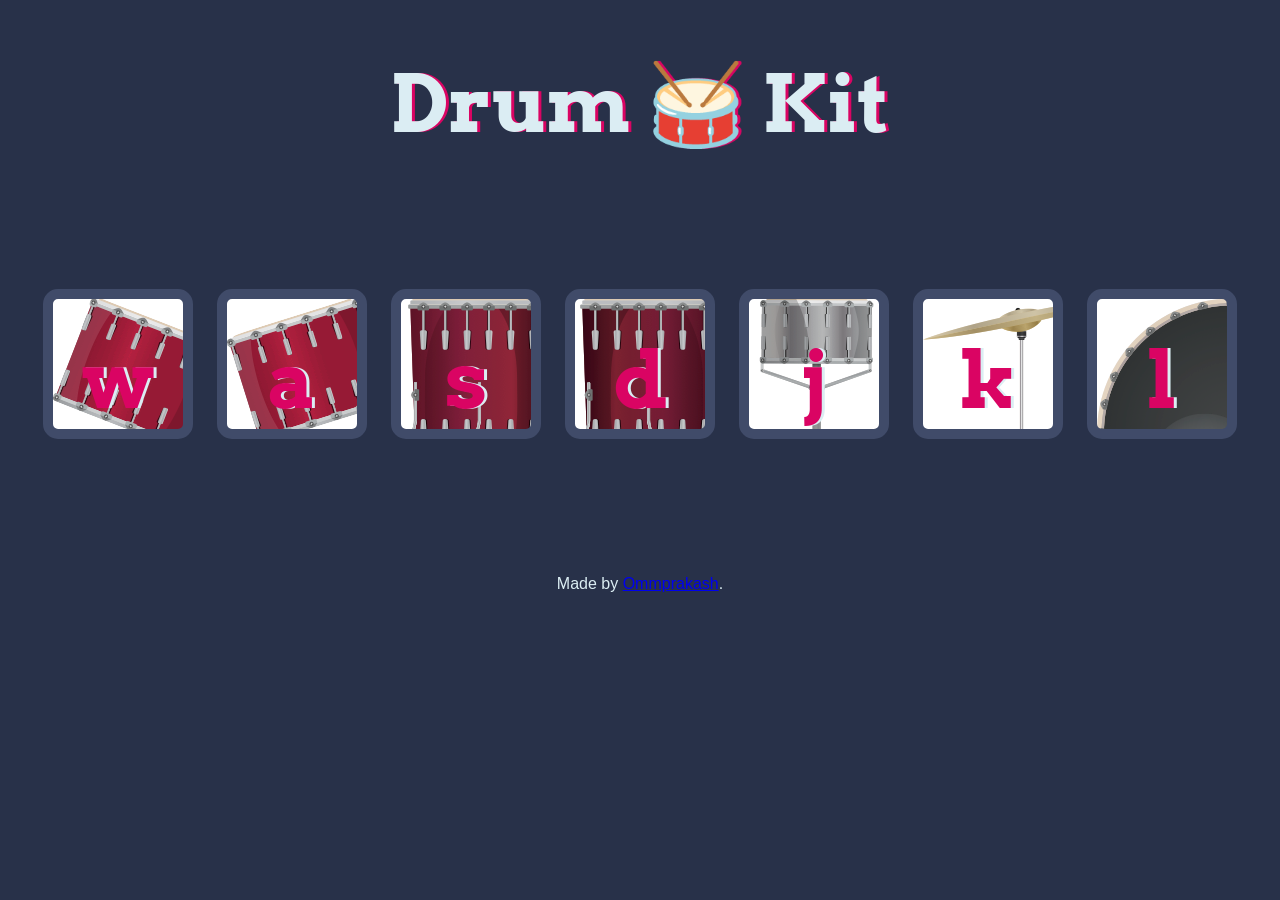
<file: Dump/Drum Kit Starting Files/index.html>
<!DOCTYPE html>
<html lang="en" dir="ltr">

<head>
  <meta charset="utf-8">
  <title>Drum Kit</title>
  <link rel="stylesheet" href="styles.css">
  <link href="https://fonts.googleapis.com/css?family=Arvo" rel="stylesheet">
</head>

<body>

  <h1 id="title">Drum 🥁 Kit</h1>
  <div class="set">
    <button class="w drum">w</button>
    <button class="a drum">a</button>
    <button class="s drum">s</button>
    <button class="d drum">d</button>
    <button class="j drum">j</button>
    <button class="k drum">k</button>
    <button class="l drum">l</button>
  </div>

  <script src="index.js" charset="utf-8"></script>
</body>
<footer>
  Made by <a href="https://www.linkedin.com/in/ommprakashsardarsingh/" >Ommprakash</a>.
</footer>

</html>
</file>
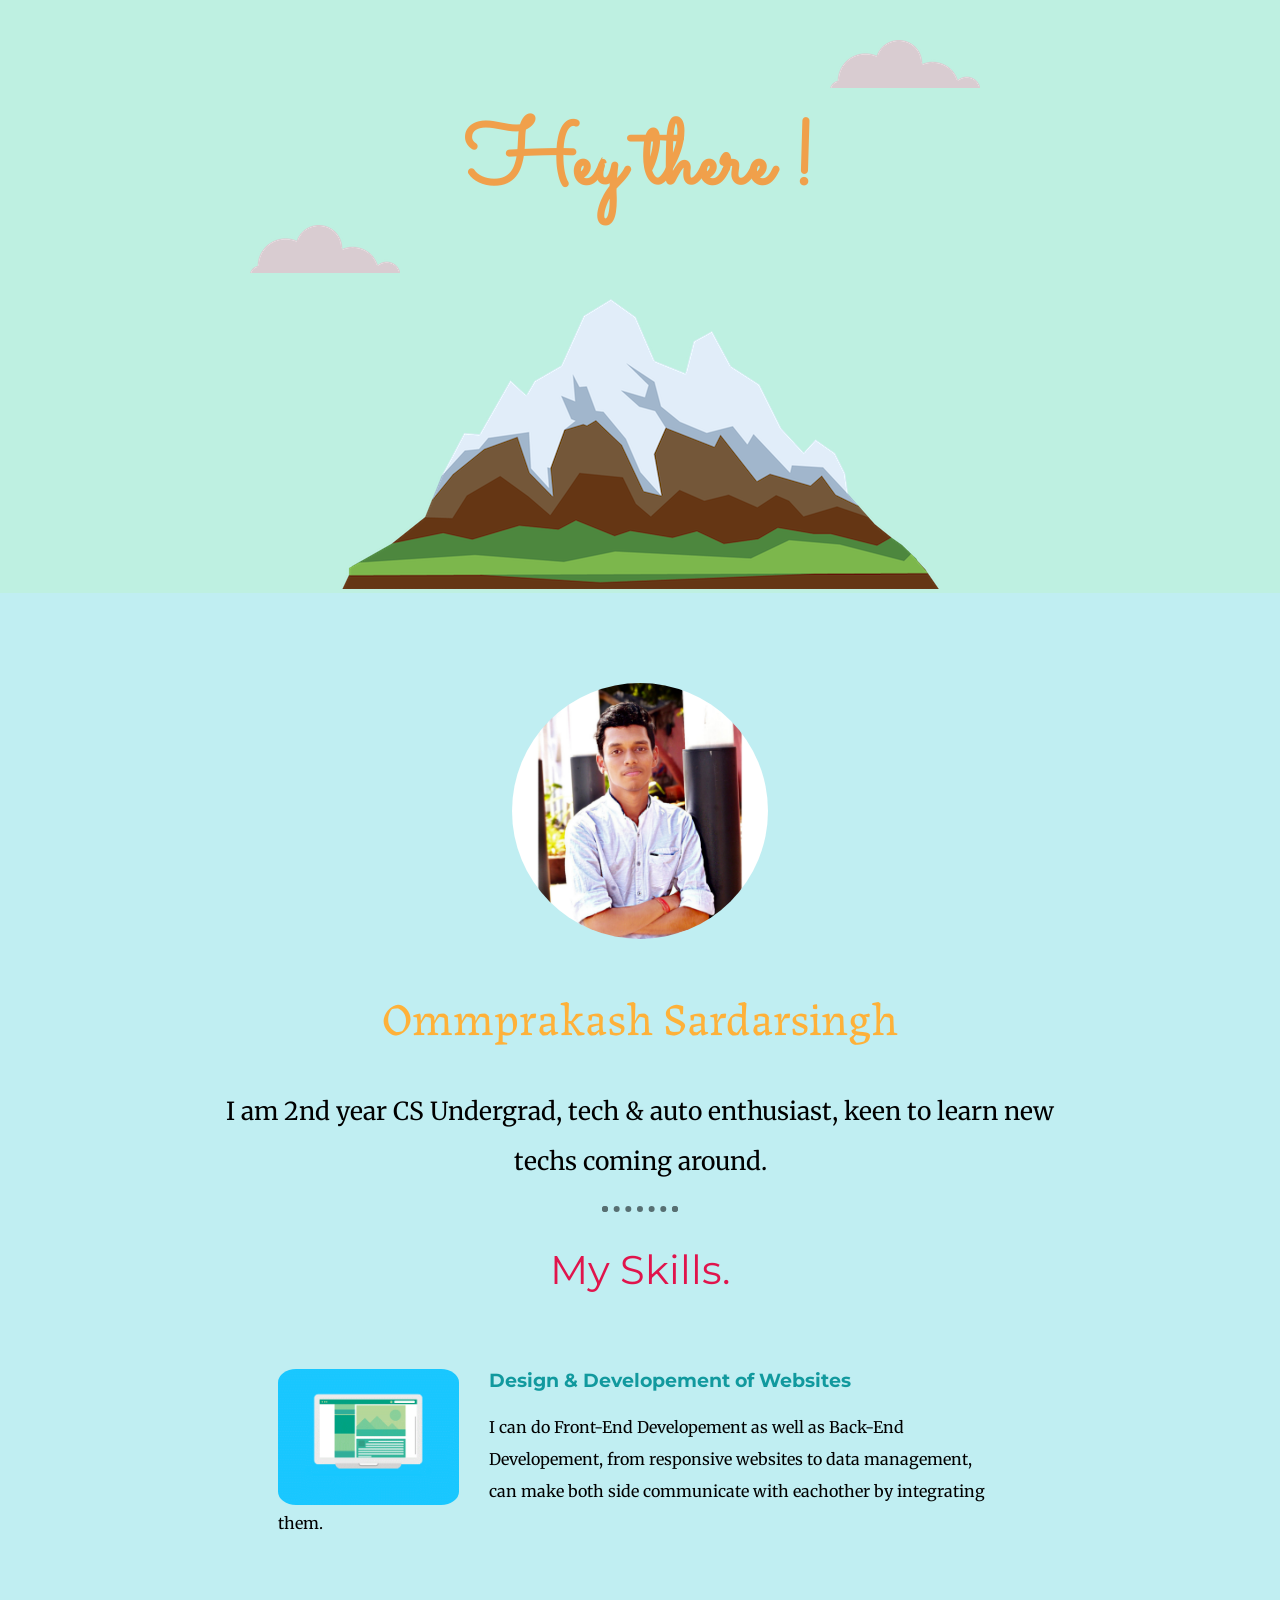
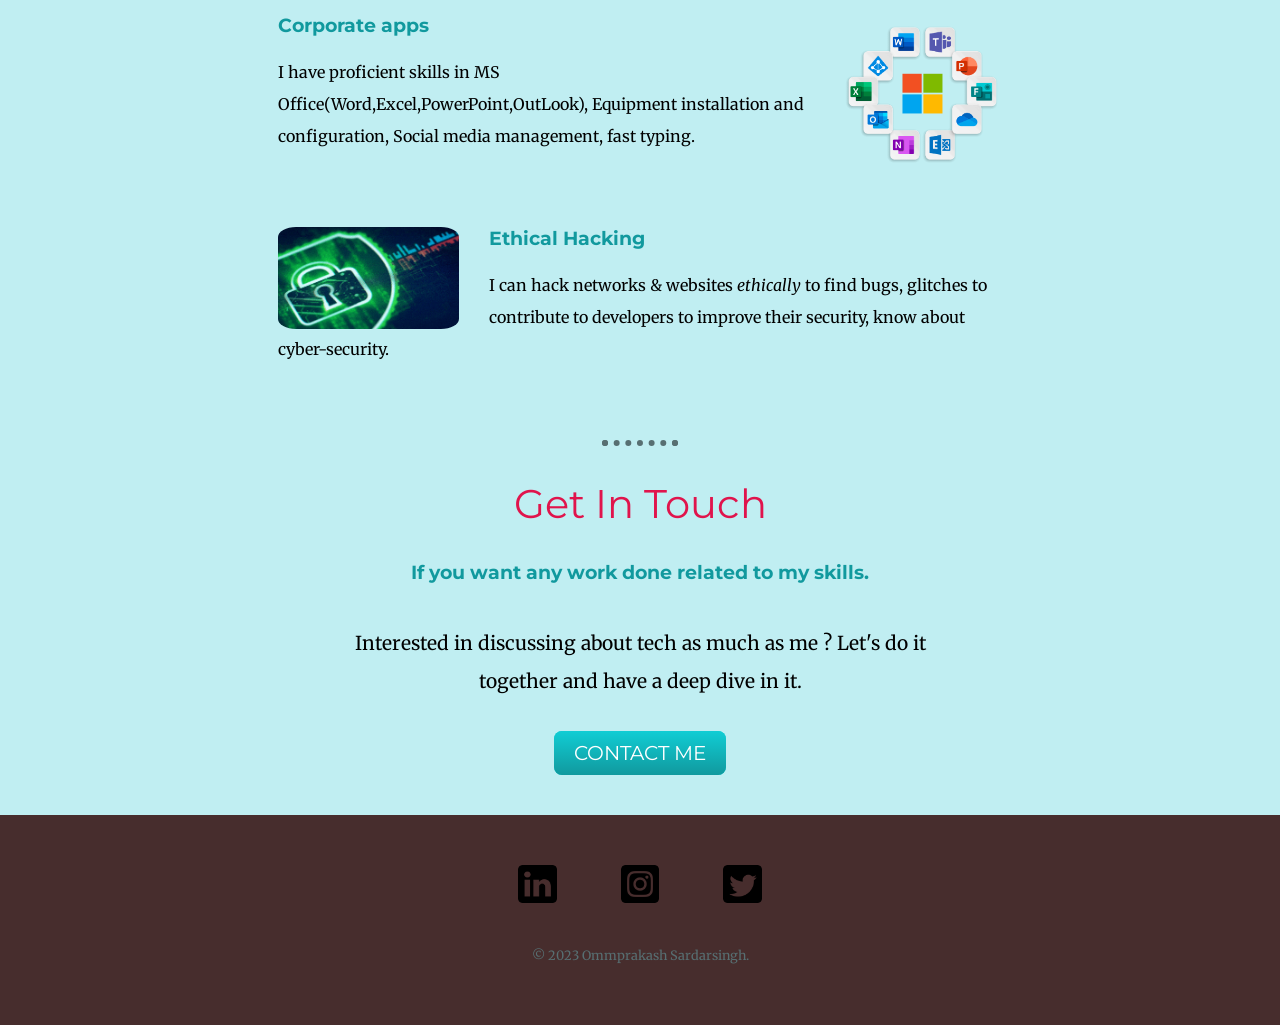
<file: Dump/portfolio-3.0-main/index.html>
<!DOCTYPE html>
<html lang="en">
<head>
    <meta charset="UTF-8">
    <title>Ommprakash</title>
    <link rel="icon" href="images/favicon.ico">
    <link rel="stylesheet" href="css\styles.css">
    <link rel="preconnect" href="https://fonts.googleapis.com">
    <link rel="preconnect" href="https://fonts.gstatic.com" crossorigin>
    <link href="https://fonts.googleapis.com/css2?family=Labrada&family=Merriweather&family=Montserrat&family=Sacramento&display=swap" rel="stylesheet">
</head>
<body>
    <div class="top-container">
        <img class="top-cloud" src="images/cloud.png" alt="cloud">
        <h1>Hey there !</h1>
        <!-- <h2>A <span class = "custom">pro</span>grammer.</h2> -->
        <img class="bottom-cloud" src="images/cloud.png" alt="cloud">
        <img class="mountain"  src="images/mountain.png" alt="mountain">
    </div>

    <div class="middle-container">
        <div class="profile">
          <img class = "profile-pic" src="images/profile-pic.png" alt="profile pic">
          <h2 class="name">Ommprakash Sardarsingh</h2>
          <p class="intro">I am 2nd year CS Undergrad, tech & auto enthusiast, keen to learn new techs coming around.</p>
        </div>
        <hr>
        <div class="skills">
          <h2>My Skills.</h2>
          <div class="skill-row">
            <img class="skill-1" src="images\skill1.gif" alt="">
            <h3>Design & Developement of Websites</h3>
            <p>I can do Front-End Developement as well as Back-End Developement, from responsive websites to data management, can make both side communicate with eachother by integrating them.</p>
          </div>
          <div class="skill-row">
            <img class="skill-2" src="images/skill2.jpg" alt="">
            <h3>Corporate apps</h3>
            <p>I have proficient skills in MS Office(Word,Excel,PowerPoint,OutLook), Equipment installation and configuration, Social media management, fast typing.</p>
          </div>
          <div class="skill-row">
              <img class="skill-3" src="images/skill3.gif" alt="">
              <h3>Ethical Hacking</h3>
              <p>I can hack networks & websites <em>ethically</em> to find bugs, glitches to contribute to developers to improve their security, know about cyber-security.</p>
            </div>
        </div>
        <hr>
        <div class="contact-me">
          <h2>Get In Touch</h2>
          <h3>If you want any work done related to my skills.</h3>
          <p class="contact-message">Interested in discussing about tech as much as me ? Let's do it together and have a deep dive in it.</p>
          <a class="btn" href="mailto:ommprakash.prsnl@gmail.com" target="_blank">CONTACT ME</a>
        </div>
      </div>
      
      <div class="bottom-container">
        <a class="footer-link" href="https://www.linkedin.com/in/ommprakashsardarsingh" target="_blank"><img class="fm" src="images/In.png" alt=""></a>
        <a class="footer-link" href="https://www.instagram.com/hypnotic_dude" target="_blank"><img class="fm" src="images/Ig.png" alt=""></a>
        <a class="footer-link" href="https://twitter.com/hypnotic_dude_" target="_blank"><img class="fm" src="images/Tw.png" alt=""></a>
        <!-- <a class="footer-link" href="https://www.appbrewery.co/">Website</a> -->
        <p class="copyright">© 2023 Ommprakash Sardarsingh.</p>
      </div>

    </div>
</body>
</html>
</file>
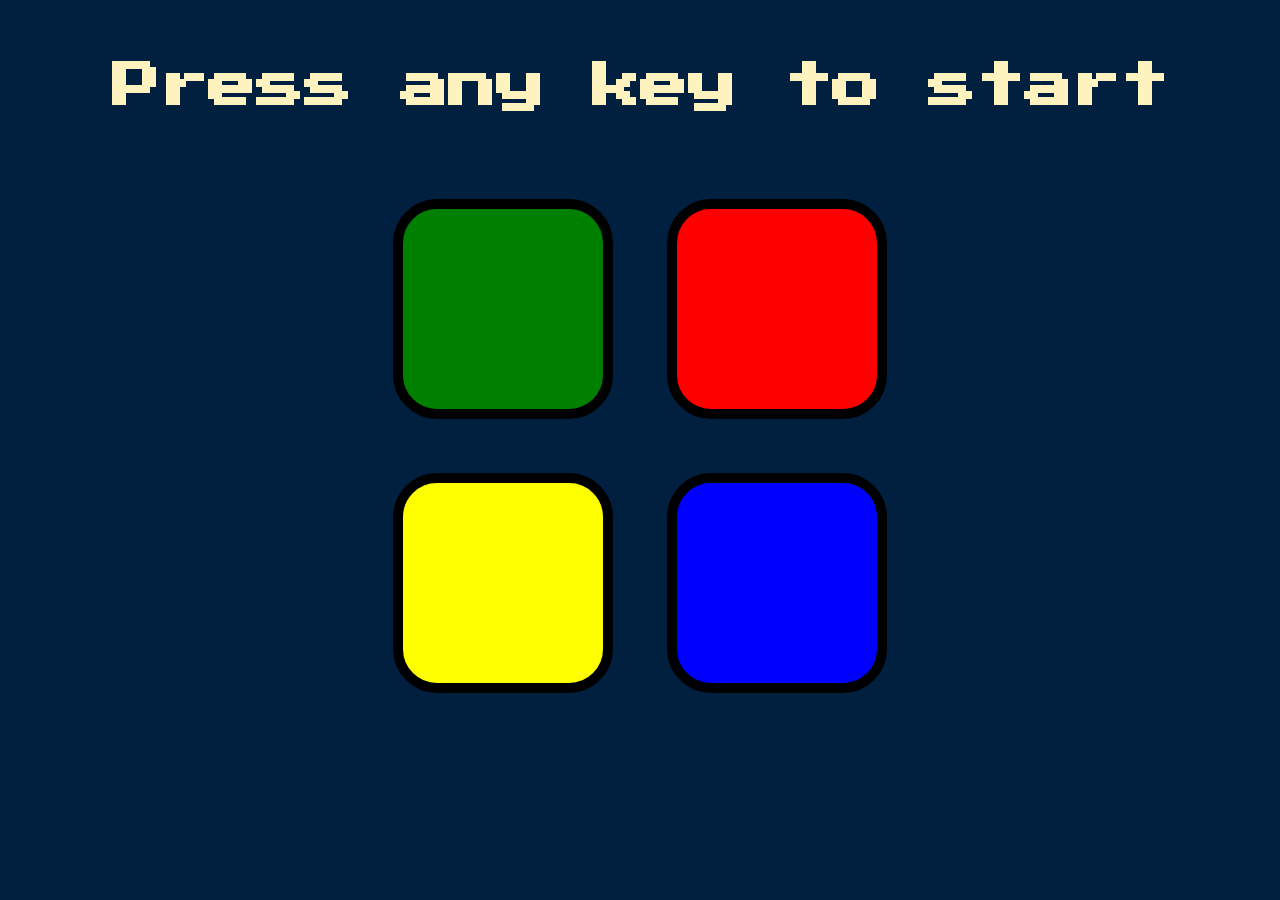
<file: Dump/The Simon Game/index.html>
<!DOCTYPE html>
<html lang="en" dir="ltr">

<head>
  <meta charset="utf-8">
  <title>Simon</title>
  <link rel="stylesheet" href="styles.css">
  <link href="https://fonts.googleapis.com/css?family=Press+Start+2P" rel="stylesheet">
</head>

<body>
  <h1 id="level-title">Press any key to start</h1>
  <div class="container">
    <div lass="row">

      <div type="button" id="green" class="btn green">

      </div>

      <div type="button" id="red" class="btn red">

      </div>
    </div>

    <div class="row">

      <div type="button" id="yellow" class="btn yellow">

      </div>
      <div type="button" id="blue" class="btn blue">

      </div>

    </div>

  </div>
  <script src="https://ajax.googleapis.com/ajax/libs/jquery/3.7.1/jquery.min.js"></script>
  <script src="game.js"></script>
</body>

</html>
</file>
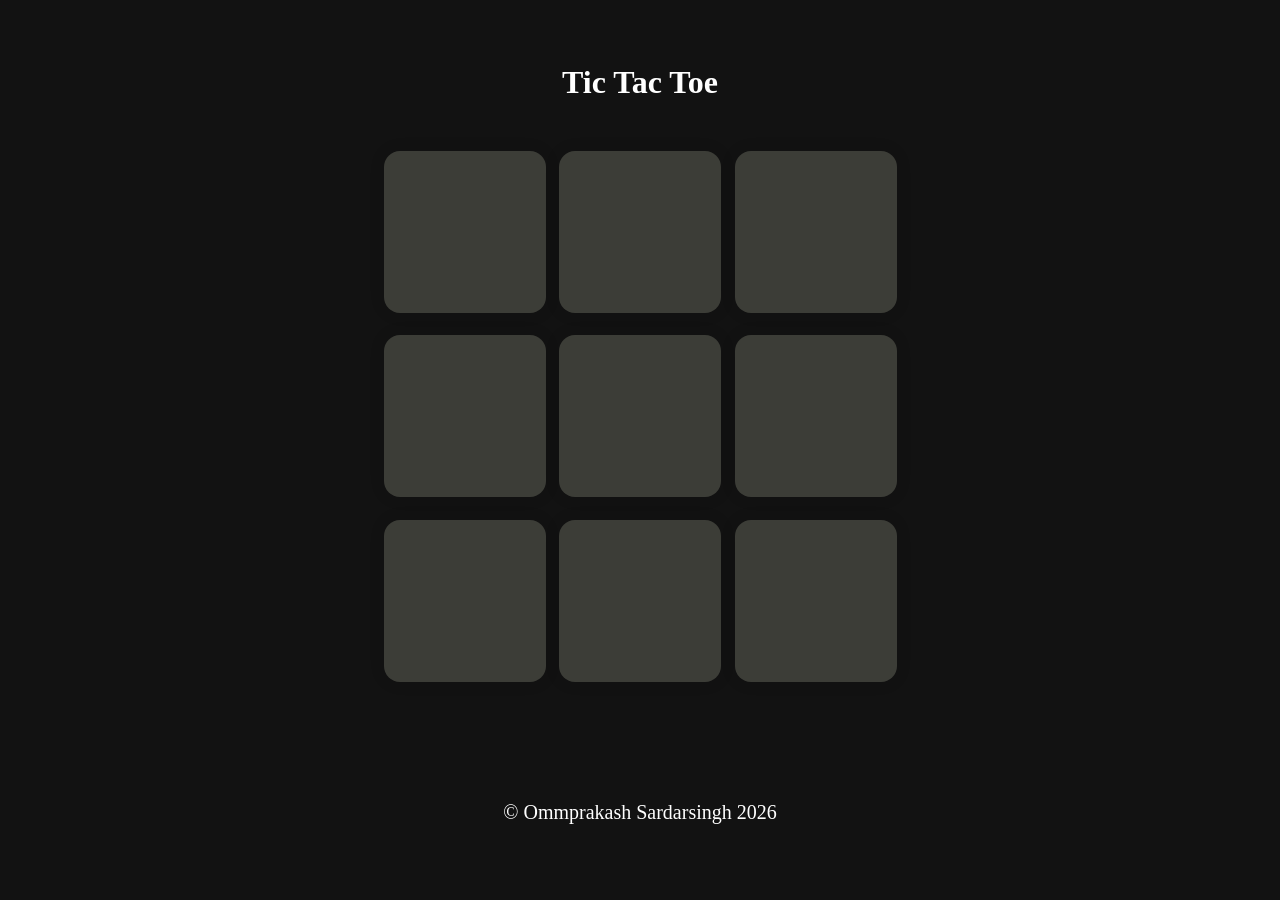
<file: Dump/Tic Tac Toe/index.html>
<!DOCTYPE html>
<html lang="en">

<head>
    <meta charset="UTF-8">
    <meta name="viewport" content="width=device-width, initial-scale=1.0">
    <title>Tic Tac Toe</title>
    <link rel="stylesheet" href="style.css">
    <link rel="shortcut icon" href="favicon.ico" type="image/x-icon">
</head>

<body>
    <main>
        <h1>Tic Tac Toe</h1>
        <div class="container">
            <div class="game">
                <button class="box"></button>
                <button class="box"></button>
                <button class="box"></button>
                <button class="box"></button>
                <button class="box"></button>
                <button class="box"></button>
                <button class="box"></button>
                <button class="box"></button>
                <button class="box"></button>
            </div>
        </div>
        <button id="reset-btn" style="visibility: hidden;">Reset game</button>
        <p>&copy;&nbsp;Ommprakash Sardarsingh <span id="year"></span></p>
    </main>
    <script src="script.js"></script>
</body>

</html>
</file>
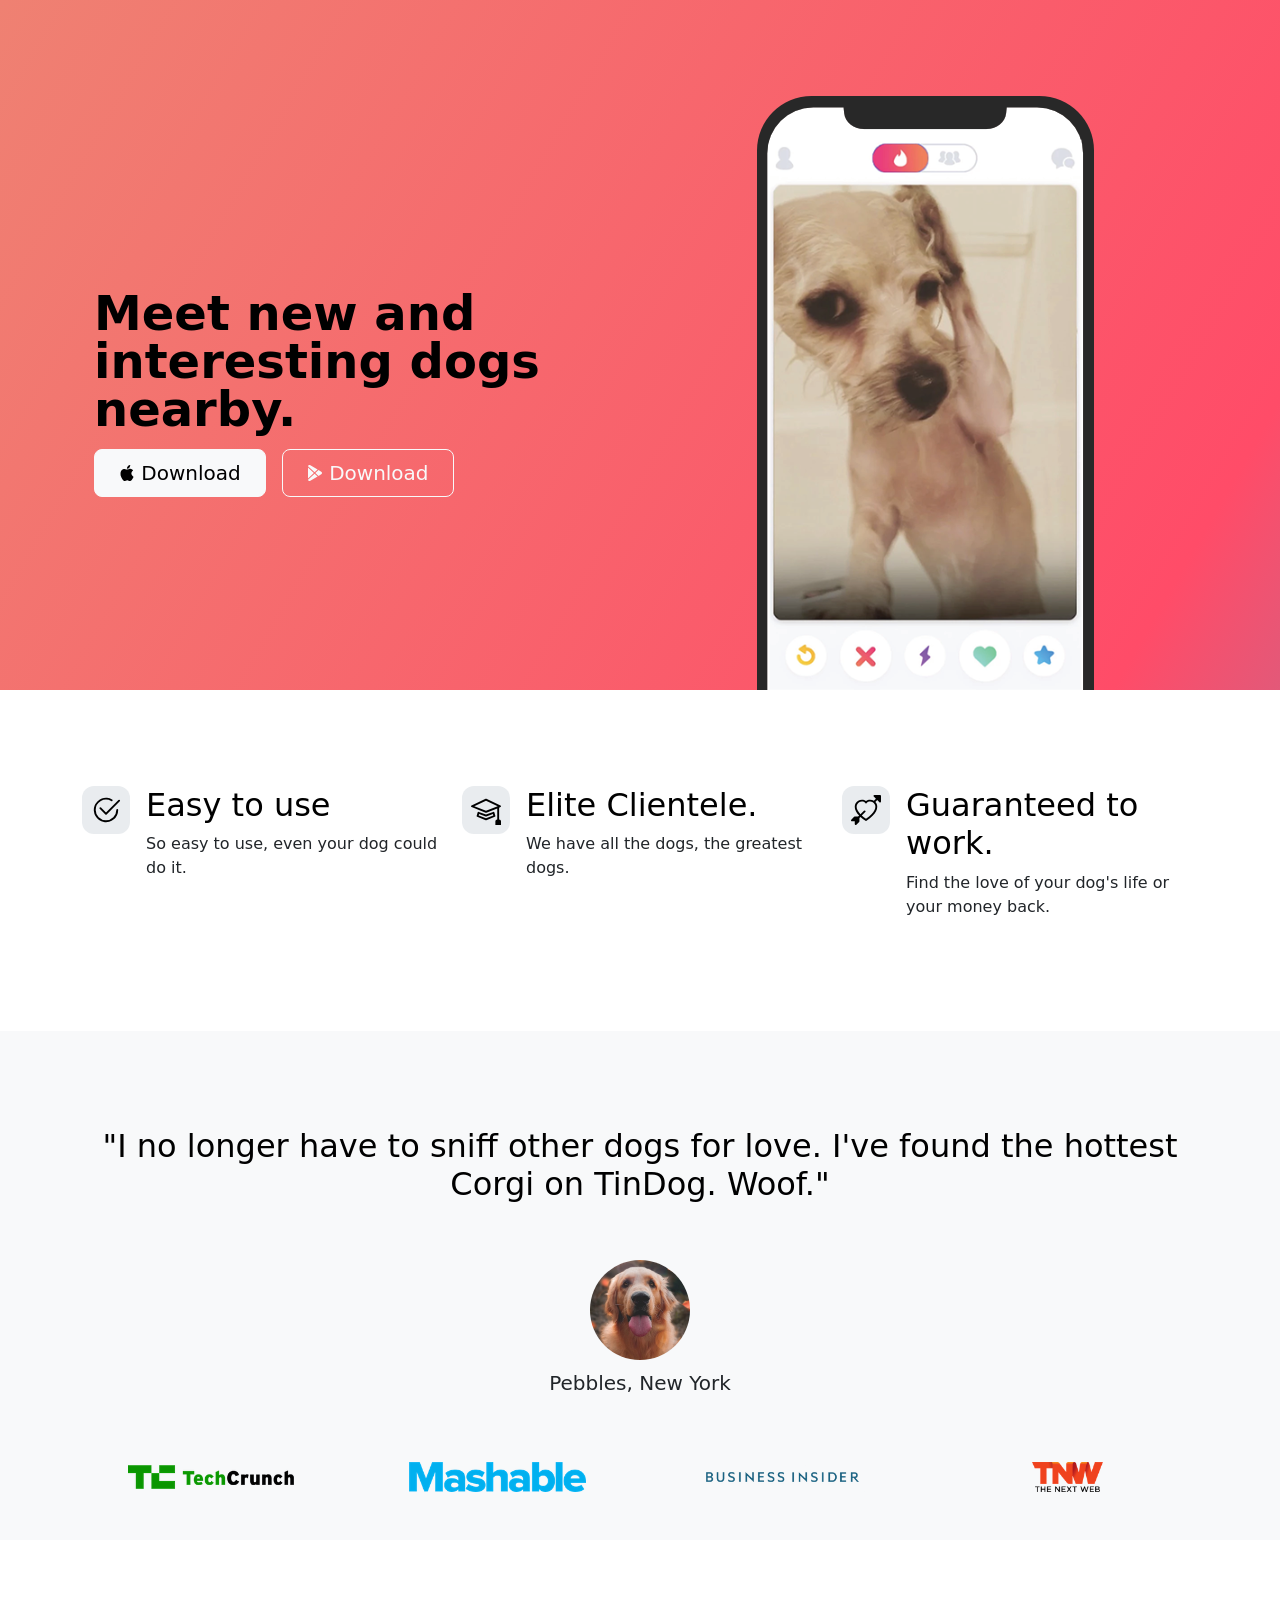
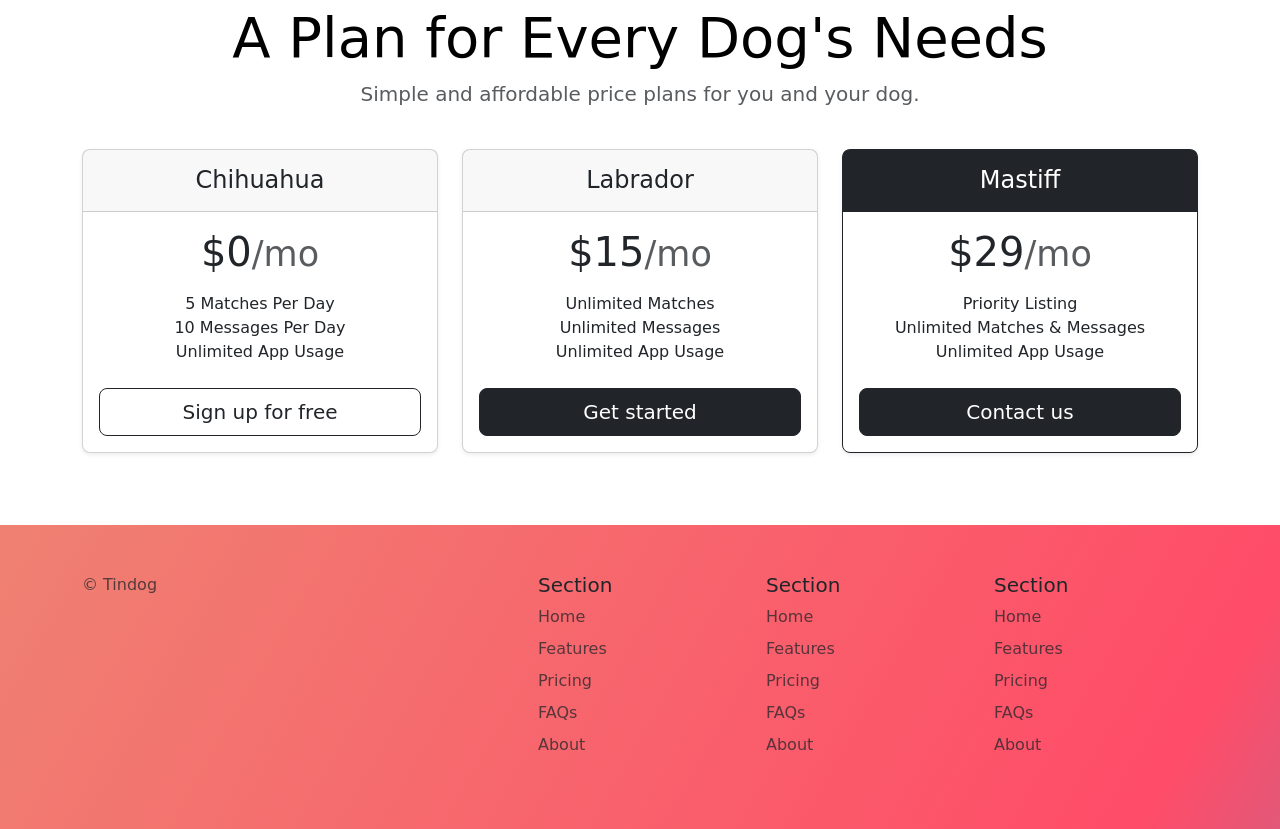
<file: Dump/TinDog/index.html>
<!DOCTYPE html>
<html lang="en">

<head>
  <meta charset="UTF-8">
  <meta name="viewport" content="width=device-width, initial-scale=1.0">
  <title>TinDog</title>
  <link href="https://cdn.jsdelivr.net/npm/bootstrap@5.3.0/dist/css/bootstrap.min.css" rel="stylesheet"
    integrity="sha384-9ndCyUaIbzAi2FUVXJi0CjmCapSmO7SnpJef0486qhLnuZ2cdeRhO02iuK6FUUVM" crossorigin="anonymous">
  <link rel="stylesheet" href="css/style.css">
</head>

<body>

  <!-- Title -->
  <section id="title" class="gradient-background ">
    <div class="container col-xxl-8 px-4 pt-5 ">
      <div class="row flex-lg-row-reverse align-items-center g-5 pt-5">
        <div class="col-10 col-sm-8 col-lg-6">
          <img src="./images/iphone.png" class="d-block mx-lg-auto img-fluid" alt="app demo" height="200"
            loading="lazy">
        </div>
        <div class="col-lg-6">
          <h1 class="display-5 fw-bold text-body-emphasis lh-1 mb-3">Meet new and interesting dogs nearby.</h1>
          <div class="d-grid gap-2 d-md-flex justify-content-md-start">
            <button type="button" class="btn btn-lg px-4 me-md-2 btn-light"> <svg xmlns="http://www.w3.org/2000/svg"
                width="16" height="16" fill="currentColor" class="bi bi-apple mb-1" viewBox="0 0 16 16">
                <path
                  d="M11.182.008C11.148-.03 9.923.023 8.857 1.18c-1.066 1.156-.902 2.482-.878 2.516.024.034 1.52.087 2.475-1.258.955-1.345.762-2.391.728-2.43Zm3.314 11.733c-.048-.096-2.325-1.234-2.113-3.422.212-2.189 1.675-2.789 1.698-2.854.023-.065-.597-.79-1.254-1.157a3.692 3.692 0 0 0-1.563-.434c-.108-.003-.483-.095-1.254.116-.508.139-1.653.589-1.968.607-.316.018-1.256-.522-2.267-.665-.647-.125-1.333.131-1.824.328-.49.196-1.422.754-2.074 2.237-.652 1.482-.311 3.83-.067 4.56.244.729.625 1.924 1.273 2.796.576.984 1.34 1.667 1.659 1.899.319.232 1.219.386 1.843.067.502-.308 1.408-.485 1.766-.472.357.013 1.061.154 1.782.539.571.197 1.111.115 1.652-.105.541-.221 1.324-1.059 2.238-2.758.347-.79.505-1.217.473-1.282Z" />
              </svg> Download</button>
            <button type="button" class="btn btn-lg px-4 btn-outline-light"><svg xmlns="http://www.w3.org/2000/svg"
                width="16" height="16" fill="currentColor" class="bi bi-google-play mb-1" viewBox="0 0 16 16">
                <path
                  d="M14.222 9.374c1.037-.61 1.037-2.137 0-2.748L11.528 5.04 8.32 8l3.207 2.96 2.694-1.586Zm-3.595 2.116L7.583 8.68 1.03 14.73c.201 1.029 1.36 1.61 2.303 1.055l7.294-4.295ZM1 13.396V2.603L6.846 8 1 13.396ZM1.03 1.27l6.553 6.05 3.044-2.81L3.333.215C2.39-.341 1.231.24 1.03 1.27Z" />
              </svg> Download</button>
          </div>
        </div>
      </div>
    </div>
  </section>
  <!-- Features -->
  <section id="features">
    <div class="container mt-5">
        <div class="row g-4 py-5 row-cols-1 row-cols-lg-3">
          <div class="col d-flex align-items-start">
            <div
              class="icon-square text-body-emphasis bg-body-secondary d-inline-flex align-items-center justify-content-center fs-4 flex-shrink-0 me-3">
              <svg xmlns="http://www.w3.org/2000/svg" height="30" fill="currentColor" class="bi bi-check2-circle"
                viewBox="0 0 16 16">
                <path
                  d="M2.5 8a5.5 5.5 0 0 1 8.25-4.764.5.5 0 0 0 .5-.866A6.5 6.5 0 1 0 14.5 8a.5.5 0 0 0-1 0 5.5 5.5 0 1 1-11 0z" />
                <path
                  d="M15.354 3.354a.5.5 0 0 0-.708-.708L8 9.293 5.354 6.646a.5.5 0 1 0-.708.708l3 3a.5.5 0 0 0 .708 0l7-7z" />
              </svg>
            </div>
            <div>
              <h3 class="fs-2 text-body-emphasis">Easy to use</h3>
              <p>So easy to use, even your dog could do it.</p>
            </div>
          </div>
          <div class="col d-flex align-items-start">
            <div
              class="icon-square text-body-emphasis bg-body-secondary d-inline-flex align-items-center justify-content-center fs-4 flex-shrink-0 me-3">
              <svg xmlns="http://www.w3.org/2000/svg" height="30" fill="currentColor" class="bi bi-mortarboard"
                viewBox="0 0 16 16">
                <path
                  d="M8.211 2.047a.5.5 0 0 0-.422 0l-7.5 3.5a.5.5 0 0 0 .025.917l7.5 3a.5.5 0 0 0 .372 0L14 7.14V13a1 1 0 0 0-1 1v2h3v-2a1 1 0 0 0-1-1V6.739l.686-.275a.5.5 0 0 0 .025-.917l-7.5-3.5ZM8 8.46 1.758 5.965 8 3.052l6.242 2.913L8 8.46Z" />
                <path
                  d="M4.176 9.032a.5.5 0 0 0-.656.327l-.5 1.7a.5.5 0 0 0 .294.605l4.5 1.8a.5.5 0 0 0 .372 0l4.5-1.8a.5.5 0 0 0 .294-.605l-.5-1.7a.5.5 0 0 0-.656-.327L8 10.466 4.176 9.032Zm-.068 1.873.22-.748 3.496 1.311a.5.5 0 0 0 .352 0l3.496-1.311.22.748L8 12.46l-3.892-1.556Z" />
              </svg>
            </div>
            <div>
              <h3 class="fs-2 text-body-emphasis">Elite Clientele.</h3>
              <p>We have all the dogs, the greatest dogs.</p>
            </div>
          </div>
          <div class="col d-flex align-items-start">
            <div
              class="icon-square text-body-emphasis bg-body-secondary d-inline-flex align-items-center justify-content-center fs-4 flex-shrink-0 me-3">
              <svg xmlns="http://www.w3.org/2000/svg" height="30" fill="currentColor" class="bi bi-arrow-through-heart"
                viewBox="0 0 16 16">
                <path fill-rule="evenodd"
                  d="M2.854 15.854A.5.5 0 0 1 2 15.5V14H.5a.5.5 0 0 1-.354-.854l1.5-1.5A.5.5 0 0 1 2 11.5h1.793l.53-.53c-.771-.802-1.328-1.58-1.704-2.32-.798-1.575-.775-2.996-.213-4.092C3.426 2.565 6.18 1.809 8 3.233c1.25-.98 2.944-.928 4.212-.152L13.292 2 12.147.854A.5.5 0 0 1 12.5 0h3a.5.5 0 0 1 .5.5v3a.5.5 0 0 1-.854.354L14 2.707l-1.006 1.006c.236.248.44.531.6.845.562 1.096.585 2.517-.213 4.092-.793 1.563-2.395 3.288-5.105 5.08L8 13.912l-.276-.182a21.86 21.86 0 0 1-2.685-2.062l-.539.54V14a.5.5 0 0 1-.146.354l-1.5 1.5Zm2.893-4.894A20.419 20.419 0 0 0 8 12.71c2.456-1.666 3.827-3.207 4.489-4.512.679-1.34.607-2.42.215-3.185-.817-1.595-3.087-2.054-4.346-.761L8 4.62l-.358-.368c-1.259-1.293-3.53-.834-4.346.761-.392.766-.464 1.845.215 3.185.323.636.815 1.33 1.519 2.065l1.866-1.867a.5.5 0 1 1 .708.708L5.747 10.96Z" />
              </svg>
            </div>
            <div>
              <h3 class="fs-2 text-body-emphasis">Guaranteed to work.</h3>
              <p>Find the love of your dog's life or your money back.</p>
            </div>
          </div>
        </div>
      
    </div>
  </section>
  <!-- Testimonial -->
  <section id="testimonial">
    <div class="my-5">
      <div class="p-5 text-center bg-body-tertiary">
        <div class="container py-5">
          <h2 class="text-body-emphasis">"I no longer have to sniff other dogs for love. I've found the hottest Corgi on TinDog. Woof."</h2>
          <img src="./images/dog-img.jpg" alt="dog image" class=" profile-img mt-5 mb-2">
          <p class="col-lg-8 mx-auto lead">
            Pebbles, New York
          </p>
        </div>
        <div class="container">
          <div class="row">
            <div class="col-lg-3 col-sm-12">
              <img src="./images/techcrunch.png" alt="techcrunch" height="30px">
            </div>
            <div class="col-lg-3 col-sm-12">
              <img src="./images/mashable.png" alt="mashable" height="30px">
            </div>
            <div class="col-lg-3 col-sm-12">
              <img src="./images/bizinsider.png" alt="bizinsider" height="30px">
            </div>
            <div class="col-lg-3 col-sm-12">
              <img src="./images/tnw.png" alt="tnw" height="30px">
            </div>
          </div>
        </div>
      </div>
    </div>
  </section>
  <!-- Pricing -->
  <section id="pricing">
    <div class="container">
      <header>
        <div class="pricing-header p-3 pb-md-4 mx-auto text-center">
          <h1 class="display-4 fw-normal text-body-emphasis">A Plan for Every Dog's Needs</h1>
          <p class="fs-5 text-body-secondary">Simple and affordable price plans for you and your dog.</p>
        </div>
      </header>
    
      <main>
        <div class="row row-cols-1 row-cols-md-3 mb-3 text-center">
          <div class="col">
            <div class="card mb-4 rounded-3 shadow-sm">
              <div class="card-header py-3 ">
                <h4 class="my-0 fw-normal">Chihuahua</h4>
              </div>
              <div class="card-body">
                <h1 class="card-title pricing-card-title">$0<small class="text-body-secondary fw-light">/mo</small></h1>
                <ul class="list-unstyled mt-3 mb-4">
                  <li>5 Matches Per Day</li>
                  <li>10 Messages Per Day</li>
                  <li>Unlimited App Usage</li>
                </ul>
                <button type="button" class="w-100 btn btn-lg btn-outline-dark">Sign up for free</button>
              </div>
            </div>
          </div>
          <div class="col">
            <div class="card mb-4 rounded-3 shadow-sm">
              <div class="card-header py-3">
                <h4 class="my-0 fw-normal">Labrador</h4>
              </div>
              <div class="card-body">
                <h1 class="card-title pricing-card-title">$15<small class="text-body-secondary fw-light">/mo</small></h1>
                <ul class="list-unstyled mt-3 mb-4">
                  <li>Unlimited Matches</li>
                  <li>Unlimited Messages</li>
                  <li>Unlimited App Usage </li>
                </ul>
                <button type="button" class="w-100 btn btn-lg btn-dark">Get started</button>
              </div>
            </div>
          </div>
          <div class="col">
            <div class="card mb-4 rounded-3 shadow-sm border-dark">
              <div class="card-header py-3 text-bg-dark border-dark">
                <h4 class="my-0 fw-normal">Mastiff</h4>
              </div>
              <div class="card-body">
                <h1 class="card-title pricing-card-title">$29<small class="text-body-secondary fw-light">/mo</small></h1>
                <ul class="list-unstyled mt-3 mb-4">
                  <li>Priority Listing</li>
                  <li>Unlimited Matches & Messages</li>
                  <li>Unlimited App Usage </li>
                </ul>
                <button type="button" class="w-100 btn btn-lg btn-dark">Contact us</button>
              </div>
            </div>
          </div>
        </div>
      </main>
    
      
    </div>
  </section>
  <!-- Footer -->
  <section id="footer" class="gradient-background ">
    <div class="container">
      <footer class="row row-cols-1 row-cols-sm-2 row-cols-md-5 py-5 mt-5">
        <div class="col mb-3">
          <p class="text-body-secondary">© Tindog</p>
        </div>
    
        <div class="col mb-3">
    
        </div>
    
        <div class="col mb-3">
          <h5>Section</h5>
          <ul class="nav flex-column">
            <li class="nav-item mb-2"><a href="#" class="nav-link p-0 text-body-secondary">Home</a></li>
            <li class="nav-item mb-2"><a href="#" class="nav-link p-0 text-body-secondary">Features</a></li>
            <li class="nav-item mb-2"><a href="#" class="nav-link p-0 text-body-secondary">Pricing</a></li>
            <li class="nav-item mb-2"><a href="#" class="nav-link p-0 text-body-secondary">FAQs</a></li>
            <li class="nav-item mb-2"><a href="#" class="nav-link p-0 text-body-secondary">About</a></li>
          </ul>
        </div>
    
        <div class="col mb-3">
          <h5>Section</h5>
          <ul class="nav flex-column">
            <li class="nav-item mb-2"><a href="#" class="nav-link p-0 text-body-secondary">Home</a></li>
            <li class="nav-item mb-2"><a href="#" class="nav-link p-0 text-body-secondary">Features</a></li>
            <li class="nav-item mb-2"><a href="#" class="nav-link p-0 text-body-secondary">Pricing</a></li>
            <li class="nav-item mb-2"><a href="#" class="nav-link p-0 text-body-secondary">FAQs</a></li>
            <li class="nav-item mb-2"><a href="#" class="nav-link p-0 text-body-secondary">About</a></li>
          </ul>
        </div>
    
        <div class="col mb-3">
          <h5>Section</h5>
          <ul class="nav flex-column">
            <li class="nav-item mb-2"><a href="#" class="nav-link p-0 text-body-secondary">Home</a></li>
            <li class="nav-item mb-2"><a href="#" class="nav-link p-0 text-body-secondary">Features</a></li>
            <li class="nav-item mb-2"><a href="#" class="nav-link p-0 text-body-secondary">Pricing</a></li>
            <li class="nav-item mb-2"><a href="#" class="nav-link p-0 text-body-secondary">FAQs</a></li>
            <li class="nav-item mb-2"><a href="#" class="nav-link p-0 text-body-secondary">About</a></li>
          </ul>
        </div>
      </footer>
    </div>
  </section>
</body>

</html>
</file>
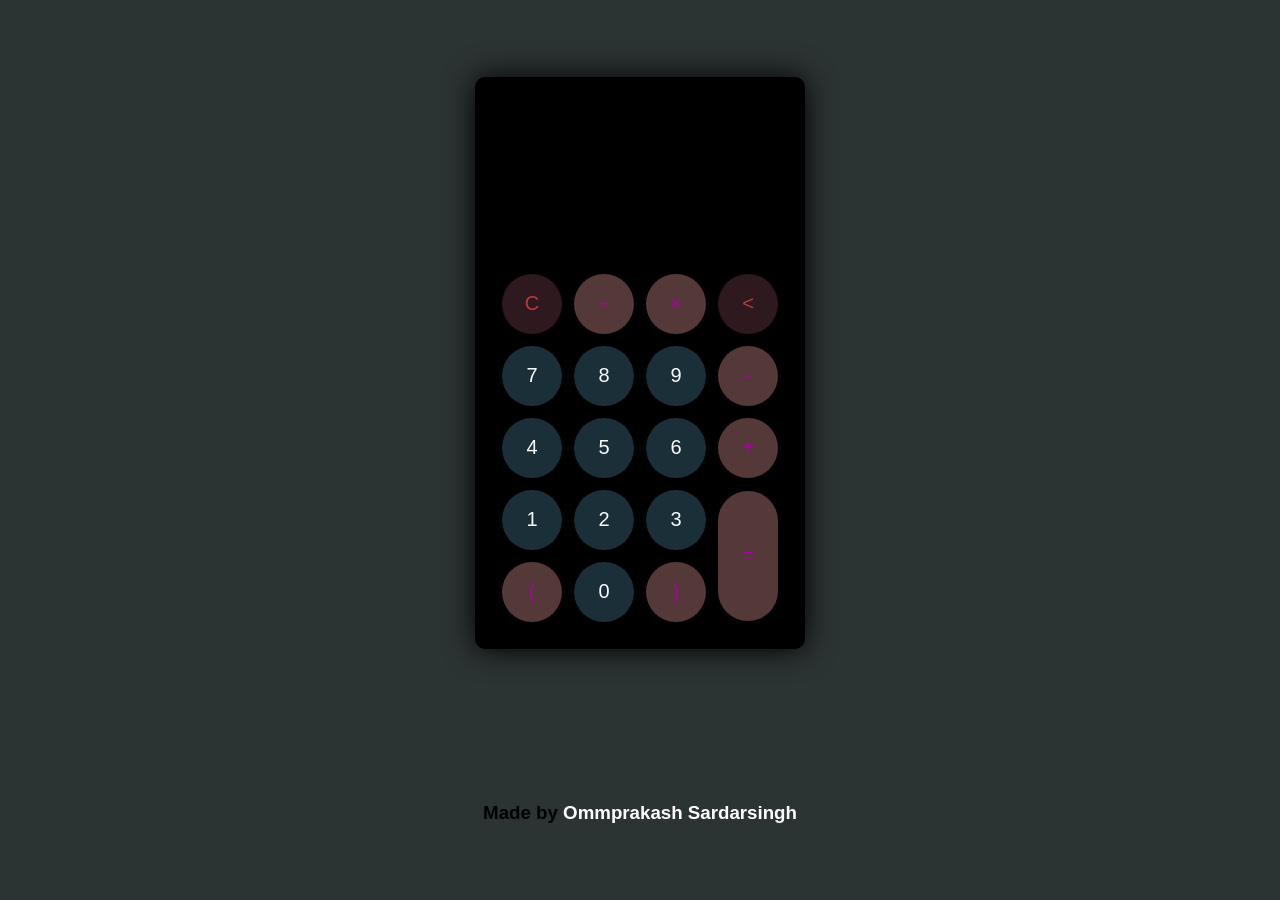
<file: Dump/OIBSIP-main/CALCULATOR/index.html>
<!DOCTYPE html>
<html lang="en">
<head>
    <meta charset="UTF-8">
    <meta http-equiv="X-UA-Compatible" content="IE=edge">
    <meta name="viewport" content="width=device-width, initial-scale=1.0">
    <link rel="stylesheet" href="style.css">
    <title>Calculator</title>
</head>
<body>
    <div class="container">
        <div class="calculator dark">
            
            <div class="display-screen">
                <div id="display"></div>
            </div>
            <div class="buttons">
                <table>
                    <tr>
                        <td><button class="btn-operator" id="clear">C</button></td>
                        <td><button class="btn-operator" id="/">&divide;</button></td>
                        <td><button class="btn-operator" id="*">&times;</button></td>
                        <td><button class="btn-operator" id="backspace">&lt;</button></td>
                    </tr>
                    <tr>
                        <td><button class="btn-number" id="7">7</button></td>
                        <td><button class="btn-number" id="8">8</button></td>
                        <td><button class="btn-number" id="9">9</button></td>
                        <td><button class="btn-operator" id="-">-</button></td>
                    </tr>
                    <tr>
                        <td><button class="btn-number" id="4">4</button></td>
                        <td><button class="btn-number" id="5">5</button></td>
                        <td><button class="btn-number" id="6">6</button></td>
                        <td><button class="btn-operator" id="+">+</button></td>
                    </tr>
                    <tr>
                        <td><button class="btn-number" id="1">1</button></td>
                        <td><button class="btn-number" id="2">2</button></td>
                        <td><button class="btn-number" id="3">3</button></td>
                        <td rowspan="2"><button class="btn-equal" id="equal">=</button></td>
                    </tr>
                    <tr>
                        <td><button class="btn-operator" id="(">(</button></td>
                        <td><button class="btn-number" id="0">0</button></td>
                        <td><button class="btn-operator" id=")">)</button></td>
                    </tr>
                </table>
            </div>
        </div>
        <h3 id="copy">Made by <a href="https://www.linkedin.com/in/ommprakashsardarsingh/https://www.linkedin.com/in/ommprakashsardarsingh/">Ommprakash Sardarsingh</a></h3>
    </div>
    <script src="script.js"></script>
</body>
</html>
</file>
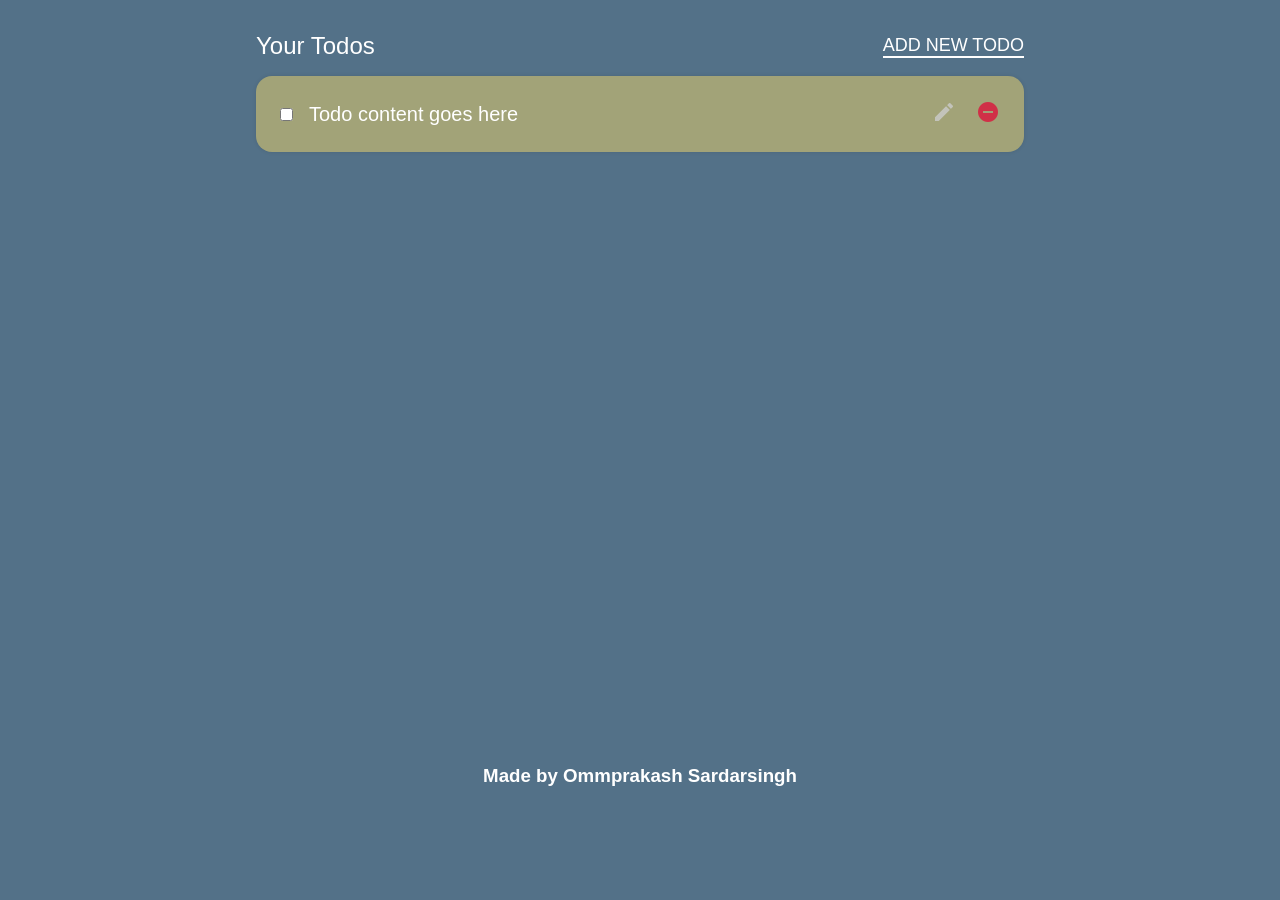
<file: Dump/OIBSIP-main/TO DO/index.html>
<!DOCTYPE html>
<html lang="en">

<head>
	<meta charset="UTF-8">
	<meta http-equiv="X-UA-Compatible" content="IE=edge">
	<meta name="viewport" content="width=device-width, initial-scale=1.0">
	<title>Task App 2023</title>
	<link href="https://fonts.googleapis.com/icon?family=Material+Icons" rel="stylesheet">
	<link rel="stylesheet" href="main.css">
</head>

<body>
	<main>
		<div class="app">
			<header>
				<h1>Your Todos</h1>
				<button id="create">Add new todo</button>
			</header>
			<div class="todo-list" id="list">
				<div class="item">
					<input type="checkbox" />
					<input type="text" value="Todo content goes here" disabled />
					<div class="actions">
						<button class="material-icons">edit</button>
						<button class="material-icons remove-btn">remove_circle</button>
					</div>
				</div>
			</div>
		</div>
	</main>
	<h3 style="text-align: center;">Made by Ommprakash Sardarsingh</h3>
	<script src="main.js"></script>
</body>

</html>
</file>
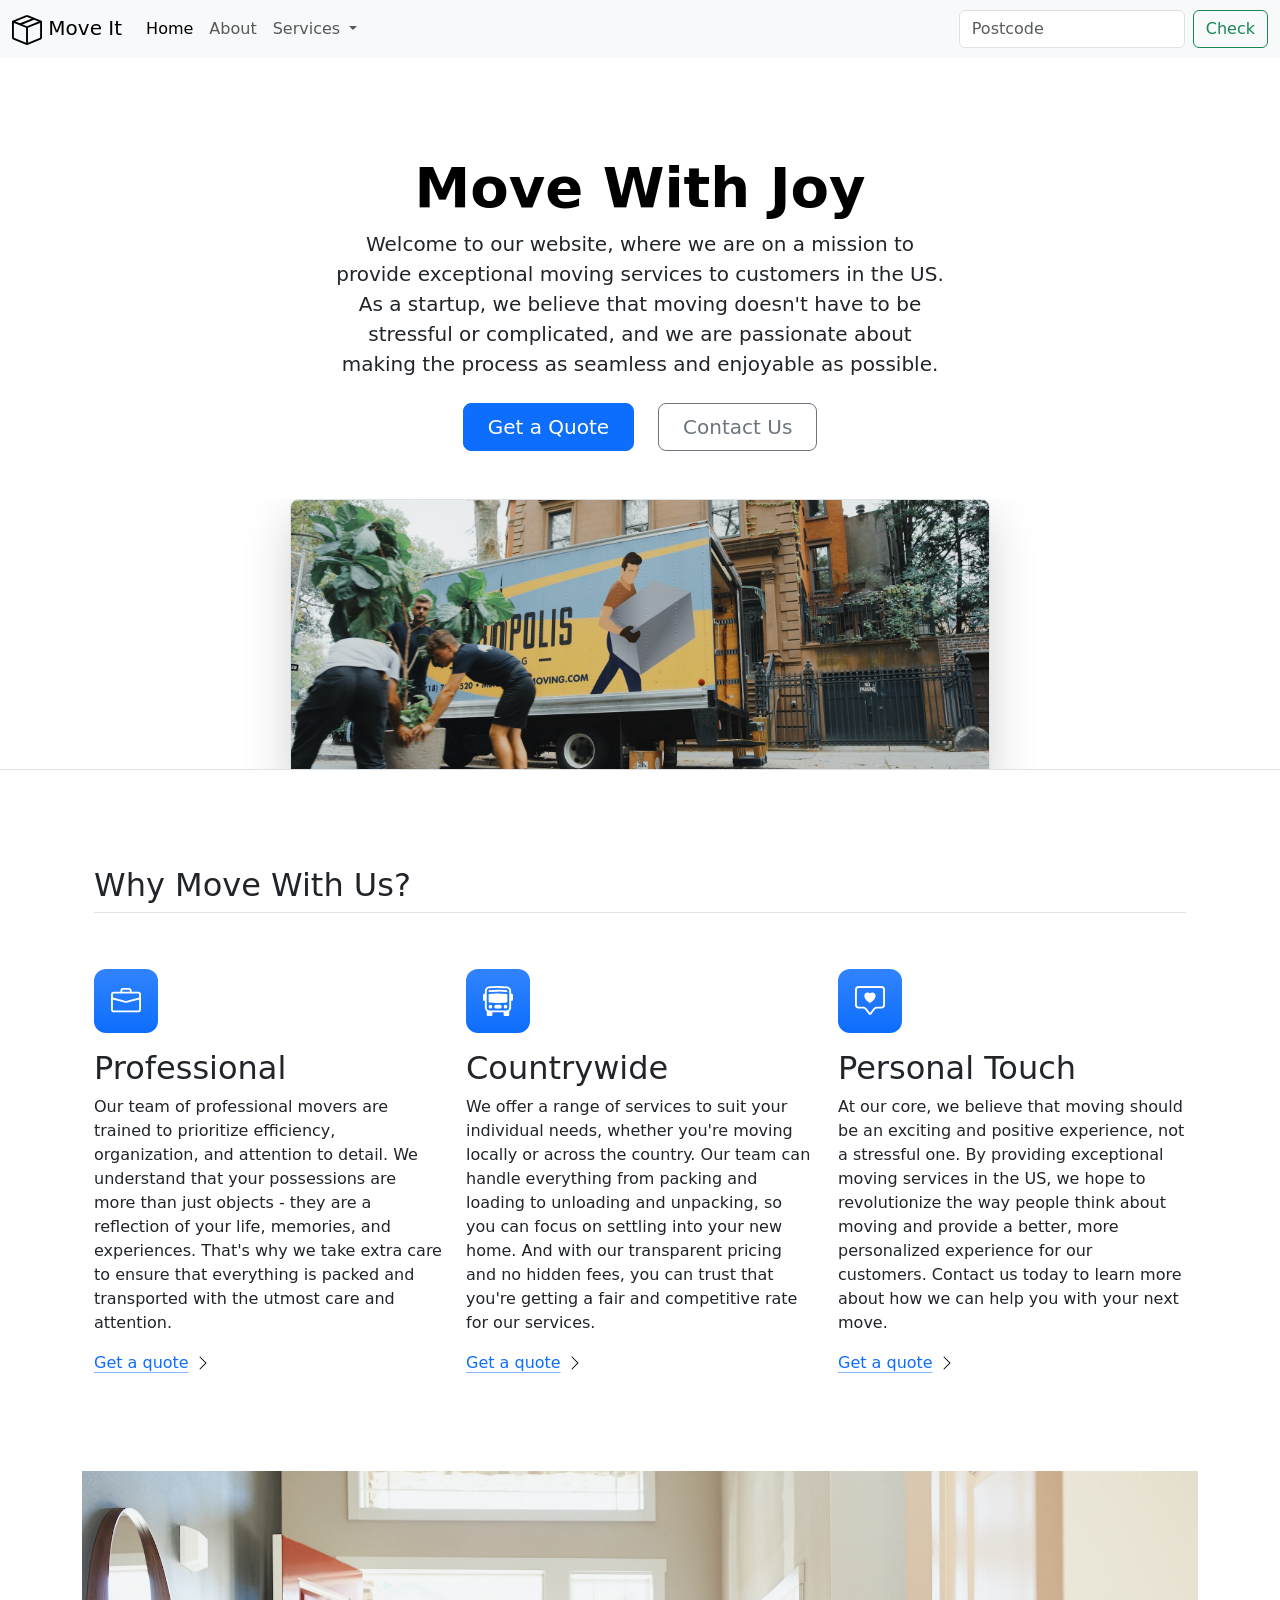
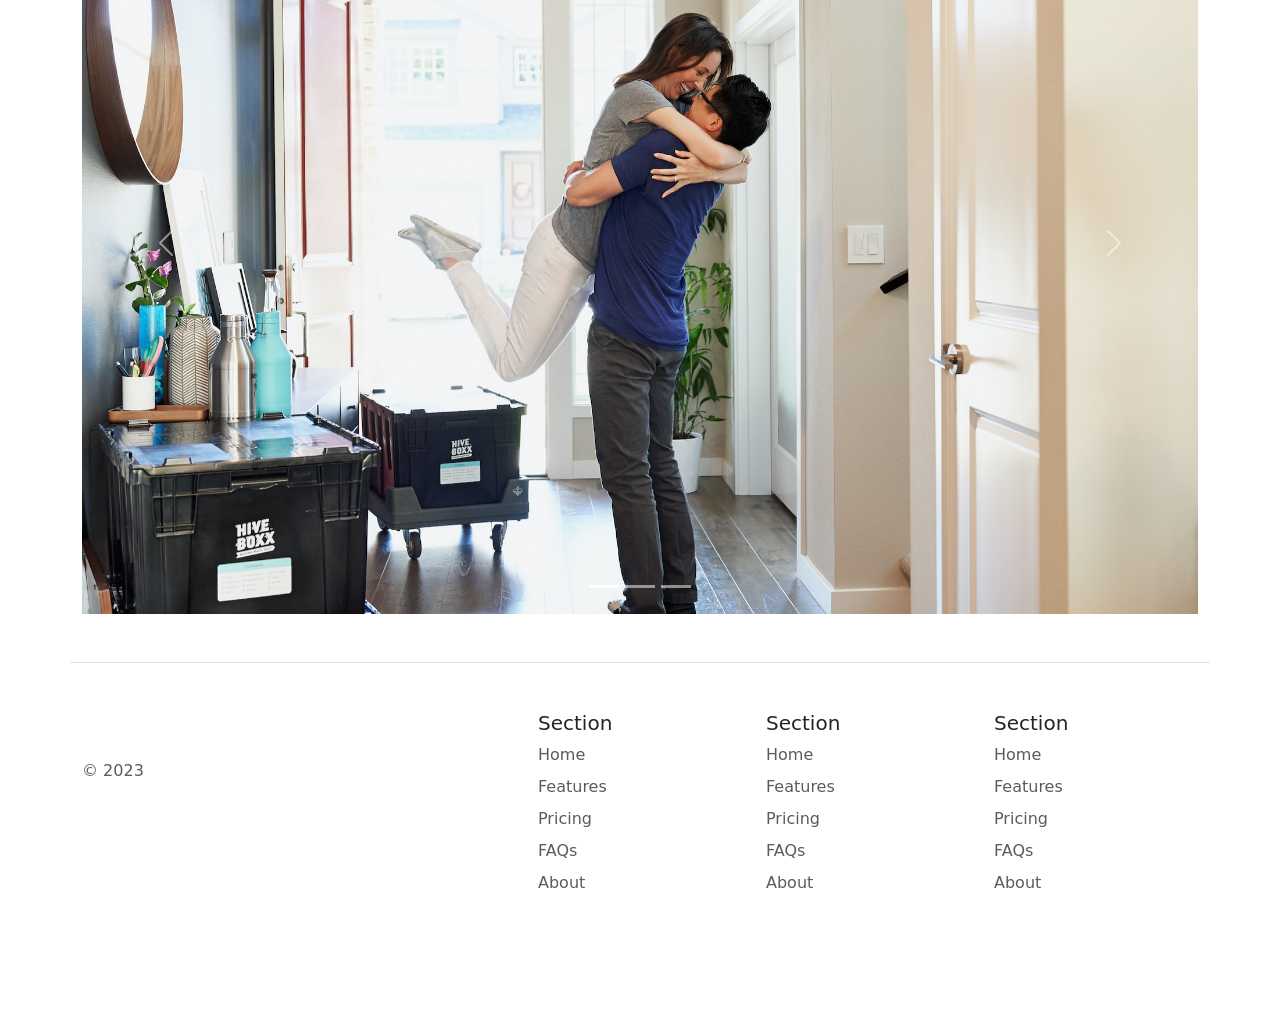
<file: Dump/Bootstrap Components/index2.html>
<!DOCTYPE html>
<html lang="en">

<head>
  <meta charset="UTF-8">
  <meta name="viewport" content="width=device-width, initial-scale=1.0">
  <title>Bootstrap Components</title>
  <link href="https://cdn.jsdelivr.net/npm/bootstrap@5.3.0-alpha2/dist/css/bootstrap.min.css" rel="stylesheet"
    integrity="sha384-aFq/bzH65dt+w6FI2ooMVUpc+21e0SRygnTpmBvdBgSdnuTN7QbdgL+OapgHtvPp" crossorigin="anonymous">
  <style>
    .feature-icon {
      width: 4rem;
      height: 4rem;
      border-radius: 0.75rem;
    }
  </style>
</head>

<body>

  <nav class="navbar navbar-expand-lg bg-body-tertiary">
    <div class="container-fluid">
      <a class="navbar-brand" href="#"><img src="./box-seam.svg" alt="moveit brand icon" height="30"> Move It</a>
      <button class="navbar-toggler" type="button" data-bs-toggle="collapse" data-bs-target="#navbarSupportedContent"
        aria-controls="navbarSupportedContent" aria-expanded="false" aria-label="Toggle navigation">
        <span class="navbar-toggler-icon"></span>
      </button>
      <div class="collapse navbar-collapse" id="navbarSupportedContent">
        <ul class="navbar-nav me-auto mb-2 mb-lg-0">
          <li class="nav-item">
            <a class="nav-link active" aria-current="page" href="#">Home</a>
          </li>
          <li class="nav-item">
            <a class="nav-link" href="#">About</a>
          </li>
          <li class="nav-item dropdown">
            <a class="nav-link dropdown-toggle" href="#" role="button" data-bs-toggle="dropdown" aria-expanded="false">
              Services
            </a>
            <ul class="dropdown-menu">
              <li><a class="dropdown-item" href="#">Action</a></li>
              <li><a class="dropdown-item" href="#">Another action</a></li>
              <li>
                <hr class="dropdown-divider">
              </li>
              <li><a class="dropdown-item" href="#">Something else here</a></li>
            </ul>
          </li>
        </ul>
        <form class="d-flex" role="search">
          <input class="form-control me-2" type="search" placeholder="Postcode" aria-label="Search">
          <button class="btn btn-outline-success" type="submit">Check</button>
        </form>
      </div>
    </div>
  </nav>


  <div class="px-4 pt-5 my-5 text-center border-bottom">
    <h1 class="display-4 fw-bold text-body-emphasis">Move With Joy</h1>
    <div class="col-lg-6 mx-auto">
      <p class="lead mb-4">Welcome to our website, where we are on a mission to provide exceptional moving services to
        customers in the US. As a
        startup, we believe that moving doesn't have to be stressful or complicated, and we are passionate about making
        the
        process as seamless and enjoyable as possible.
      </p>
      <div class="d-grid gap-2 d-sm-flex justify-content-sm-center mb-5">
        <button type="button" class="btn btn-primary btn-lg px-4 me-sm-3">Get a Quote</button>
        <button type="button" class="btn btn-outline-secondary btn-lg px-4">Contact Us</button>
      </div>
    </div>
    <div class="overflow-hidden" style="max-height: 30vh;">
      <div class="container px-5">
        <img src="./moving-van.jpg" class="img-fluid border rounded-3 shadow-lg mb-4" alt="Example image" width="700"
          height="500" loading="lazy">
      </div>
    </div>
  </div>

  <div class="container px-4 py-5" id="featured-3">
    <h2 class="pb-2 border-bottom">Why Move With Us?</h2>
    <div class="row g-4 py-5 row-cols-1 row-cols-lg-3">
      <div class="feature col">
        <div
          class="feature-icon d-inline-flex align-items-center justify-content-center text-bg-primary bg-gradient fs-2 mb-3">
          <img src="./briefcase.svg" alt="briefcase" height="30">
        </div>
        <h3 class="fs-2">Professional</h3>
        <p>Our team of professional movers are trained to prioritize efficiency, organization, and attention to detail.
          We
          understand that your possessions are more than just objects - they are a reflection of your life, memories,
          and
          experiences. That's why we take extra care to ensure that everything is packed and transported with the utmost
          care and
          attention.</p>
        <a href="#" class="icon-link">
          Get a quote
          <img src="./chevron-right.svg" alt="chevron-right">
        </a>
      </div>
      <div class="feature col">
        <div
          class="feature-icon d-inline-flex align-items-center justify-content-center text-bg-primary bg-gradient fs-2 mb-3">
          <img src="./bus-front.svg" alt="bus-front" height="30">
        </div>
        <h3 class="fs-2">Countrywide</h3>
        <p>We offer a range of services to suit your individual needs, whether you're moving locally or across the
          country. Our
          team can handle everything from packing and loading to unloading and unpacking, so you can focus on settling
          into your
          new home. And with our transparent pricing and no hidden fees, you can trust that you're getting a fair and
          competitive
          rate for our services.</p>
        <a href="#" class="icon-link">
          Get a quote
          <img src="./chevron-right.svg" alt="chevron-right">
        </a>
      </div>
      <div class="feature col">
        <div
          class="feature-icon d-inline-flex align-items-center justify-content-center text-bg-primary bg-gradient fs-2 mb-3">
          <img src="./chat-square-heart.svg" alt="chat-square-heart" height="30">
        </div>
        <h3 class="fs-2">Personal Touch</h3>
        <p>At our core, we believe that moving should be an exciting and positive experience, not a stressful one. By
          providing
          exceptional moving services in the US, we hope to revolutionize the way people think about moving and provide
          a better,
          more personalized experience for our customers. Contact us today to learn more about how we can help you with
          your next
          move.</p>
        <a href="#" class="icon-link">
          Get a quote
          <img src="./chevron-right.svg" alt="chevron-right">
        </a>
      </div>
    </div>
  </div>
  <div class="container">
    <div id="carouselExampleIndicators" class="carousel slide">
      <div class="carousel-indicators">
        <button type="button" data-bs-target="#carouselExampleIndicators" data-bs-slide-to="0" class="active"
          aria-current="true" aria-label="Slide 1"></button>
        <button type="button" data-bs-target="#carouselExampleIndicators" data-bs-slide-to="1"
          aria-label="Slide 2"></button>
        <button type="button" data-bs-target="#carouselExampleIndicators" data-bs-slide-to="2"
          aria-label="Slide 3"></button>
      </div>
      <div class="carousel-inner">
        <div class="carousel-item active">
          <img src="./couple.jpg" class="d-block w-100" alt="couple">
        </div>
        <div class="carousel-item">
          <img src="./dog.jpg" class="d-block w-100" alt="dog">
        </div>
        <div class="carousel-item">
          <img src="./family.jpg" class="d-block w-100" alt="family">
        </div>
      </div>
      <button class="carousel-control-prev" type="button" data-bs-target="#carouselExampleIndicators"
        data-bs-slide="prev">
        <span class="carousel-control-prev-icon" aria-hidden="true"></span>
        <span class="visually-hidden">Previous</span>
      </button>
      <button class="carousel-control-next" type="button" data-bs-target="#carouselExampleIndicators"
        data-bs-slide="next">
        <span class="carousel-control-next-icon" aria-hidden="true"></span>
        <span class="visually-hidden">Next</span>
      </button>
    </div>
  </div>

  <div class="container">
    <footer class="row row-cols-1 row-cols-sm-2 row-cols-md-5 py-5 my-5 border-top">
      <div class="col mb-3">
        <a href="/" class="d-flex align-items-center mb-3 link-body-emphasis text-decoration-none">
          <svg class="bi me-2" width="40" height="32">
            <use xlink:href="#bootstrap"></use>
          </svg>
        </a>
        <p class="text-body-secondary">© 2023</p>
      </div>

      <div class="col mb-3">

      </div>

      <div class="col mb-3">
        <h5>Section</h5>
        <ul class="nav flex-column">
          <li class="nav-item mb-2"><a href="#" class="nav-link p-0 text-body-secondary">Home</a></li>
          <li class="nav-item mb-2"><a href="#" class="nav-link p-0 text-body-secondary">Features</a></li>
          <li class="nav-item mb-2"><a href="#" class="nav-link p-0 text-body-secondary">Pricing</a></li>
          <li class="nav-item mb-2"><a href="#" class="nav-link p-0 text-body-secondary">FAQs</a></li>
          <li class="nav-item mb-2"><a href="#" class="nav-link p-0 text-body-secondary">About</a></li>
        </ul>
      </div>

      <div class="col mb-3">
        <h5>Section</h5>
        <ul class="nav flex-column">
          <li class="nav-item mb-2"><a href="#" class="nav-link p-0 text-body-secondary">Home</a></li>
          <li class="nav-item mb-2"><a href="#" class="nav-link p-0 text-body-secondary">Features</a></li>
          <li class="nav-item mb-2"><a href="#" class="nav-link p-0 text-body-secondary">Pricing</a></li>
          <li class="nav-item mb-2"><a href="#" class="nav-link p-0 text-body-secondary">FAQs</a></li>
          <li class="nav-item mb-2"><a href="#" class="nav-link p-0 text-body-secondary">About</a></li>
        </ul>
      </div>

      <div class="col mb-3">
        <h5>Section</h5>
        <ul class="nav flex-column">
          <li class="nav-item mb-2"><a href="#" class="nav-link p-0 text-body-secondary">Home</a></li>
          <li class="nav-item mb-2"><a href="#" class="nav-link p-0 text-body-secondary">Features</a></li>
          <li class="nav-item mb-2"><a href="#" class="nav-link p-0 text-body-secondary">Pricing</a></li>
          <li class="nav-item mb-2"><a href="#" class="nav-link p-0 text-body-secondary">FAQs</a></li>
          <li class="nav-item mb-2"><a href="#" class="nav-link p-0 text-body-secondary">About</a></li>
        </ul>
      </div>
    </footer>
  </div>
  <script src="https://cdn.jsdelivr.net/npm/bootstrap@5.3.0-alpha3/dist/js/bootstrap.bundle.min.js"
    integrity="sha384-ENjdO4Dr2bkBIFxQpeoTz1HIcje39Wm4jDKdf19U8gI4ddQ3GYNS7NTKfAdVQSZe"
    crossorigin="anonymous"></script>
</body>

</html>
</file>
<file: Dump/Drum Kit Starting Files/styles.css>
body {
  text-align: center;
  background-color: #283149;
}

h1 {
  font-size: 5rem;
  color: #DBEDF3;
  font-family: "Arvo", cursive;
  text-shadow: 3px 0 #DA0463;

}

footer {
  color: #DBEDF3;
  font-family: sans-serif;
}

.w {
background-image: url("images/tom1.png");
}

.a {
background-image: url("images/tom2.png");
}

.s {
background-image: url("images/tom3.png");
}

.d {
background-image: url("images/tom4.png");
}

.j {
background-image: url("images/snare.png");
}

.k {
background-image: url("images/crash.png");
}

.l {
background-image: url("images/kick.png");
}

.set {
  margin: 10% auto;
}

.game-over {
  background-color: red;
  opacity: 0.8;
}

.pressed {
  box-shadow: 0 3px 4px 0 #DBEDF3;
  opacity: 0.5;
}

.red {
  color: red;
}

.drum {
  outline: none;
  border: 10px solid #404B69;
  font-size: 5rem;
  font-family: 'Arvo', cursive;
  line-height: 2;
  font-weight: 900;
  color: #DA0463;
  text-shadow: 3px 0 #DBEDF3;
  border-radius: 15px;
  display: inline-block;
  width: 150px;
  height: 150px;
  text-align: center;
  margin: 10px;
  background-color: white;
}
</file>
<file: Dump/The Simon Game/styles.css>
body {
  text-align: center;
  background-color: #011F3F;
}

#level-title {
  font-family: 'Press Start 2P', cursive;
  font-size: 3rem;
  margin:  5%;
  color: #FEF2BF;
}

.container {
  display: block;
  width: 50%;
  margin: auto;

}

.btn {
  margin: 25px;
  display: inline-block;
  height: 200px;
  width: 200px;
  border: 10px solid black;
  border-radius: 20%;
}

.game-over {
  background-color: red;
  opacity: 0.8;
}

.red {
  background-color: red;
}

.green {
  background-color: green;
}

.blue {
  background-color: blue;
}

.yellow {
  background-color: yellow;
}

.pressed {
  box-shadow: 0 0 20px white;
  background-color: grey;
}
</file>
<file: Dump/Tic Tac Toe/style.css>
*{
    margin: 0;
    padding: 0;
}

body{
    background-color: #121212;
    text-align: center;
    color: #fff;
}

.container{
    height: 70vh;
    display: flex;
    justify-content: center;
    align-items: center;
}

.game{
    height: 60vmin;
    width: 60vmin;
    display: flex;
    flex-wrap: wrap;
    justify-content: center;
    align-items: center;
    gap: 1.5vmin;
}

.box{
    height: 18vmin;
    width: 18vmin;
    border: none;
    border-radius: 1rem;
    box-shadow: 0 0 1rem rgba(0, 0, 0, 0.1);
    font-size: 8vmin;
    background-color: #3C3D37;
    cursor: pointer;
}

#reset-btn{
    padding: 1rem;
    font-size: 1.25rem;
    background-color: #3C3D37;
    color: #fff;
    border-radius: 1rem;
    border: none;
    cursor: pointer;
}

.hide{
    display: none;
}

main{
    margin-top: 5%;
}

p{
    font-size: 20px;
    margin-top: 15px;
}
</file>
<file: Dump/TinDog/css/style.css>
.gradient-background {
  background: linear-gradient(300deg, #00bfff, #ff4c68, #ef8172);
  background-size: 180% 180%;
  animation: gradient-animation 18s ease infinite;
}

@keyframes gradient-animation {
  0% {
    background-position: 0% 50%;
  }
  50% {
    background-position: 100% 50%;
  }
  100% {
    background-position: 0% 50%;
  }
}

.icon-square {
  width: 3rem;
  height: 3rem;
  border-radius: 0.75rem;
}

.profile-img {
  height: 100px;
  border-radius: 50%;
}
</file>
<file: Dump/OIBSIP-main/CALCULATOR/style.css>
* {
    padding: 0;
    margin: 0;
    box-sizing: border-box;
    outline: 0;
    transition: all 0.5s ease;
}

body {
    font-family: sans-serif;
    background-color: #2C3333;
}

a {
    text-decoration: none;
    color: #fff;
}

.container {
    height: 100vh;
    width: 100vw;
    display: grid;
    place-items: center;
}

.calculator {
    position: relative;
    height: auto;
    width: auto;
    padding: 20px;
    border-radius: 10px;
    box-shadow: 0 0 30px #000;
}

.theme-toggler {
    position: absolute;
    top: 30px;
    right: 30px;
    color: #fff;
    cursor: pointer;
    z-index: 1;
}

.theme-toggler.active {
    color: #333;
}

#equal{
    background-color: #553939;
    color: #aa00a4;
}

.theme-toggler.active::before {
    background-color: #fff;
}

.theme-toggler::before {
    content: '';
    height: 30px;
    width: 30px;
    position: absolute;
    top: 50%;
    transform: translate(-50%, -50%);
    border-radius: 50%;
    background-color: #333;
    z-index: -1;
}

#display {
    margin: 0 10px;
    height: 150px;
    width: auto;
    max-width: 270px;
    display: flex;
    align-items: flex-end;
    justify-content: flex-end;
    font-size: 30px;
    margin-bottom: 20px;
    overflow-x: scroll;
  }

#display::-webkit-scrollbar {
    display: block;
    height: 3px;
}

button {
    height: 60px;
    width: 60px;
    border: 0;
    border-radius: 30px;
    margin: 5px;
    font-size: 20px;
    cursor: pointer;
    transition: all 200ms ease;
}

button:hover {
    transform: scale(1.1);
}

button#equal {
    height: 130px;
}

/* light theme */

.calculator {
    background-color: #fff;
}

.calculator #display {
    color: #0a1e23;
}

.calculator button {
    background-color: #ffd5d8;
    color: #fc4552;
}

.calculator button.btn-number {
    background-color: #c3eaff;
    color: #000000;
}

.calculator button.btn-operator {
    background-color: #ffd0fb;
    color: #f967f3;
  }

  /* dark theme */

  .calculator.dark {
    background-color: #000;
  }

  .calculator.dark #display {
    color: #f8fafb;
  }

  .calculator.dark button {
    background-color: #2E4F4F;
    color: #bd3740;
  }

  .calculator.dark button.btn-number {
    background-color: #1b2f38;
    color: #f8fafb;
  }

  .calculator.dark button.btn-operator {
    background-color: #553939;
    color: #aa00a4;
  }
  
  .calculator.dark button.btn-equal {
    background-color: #223323;
    color: #ffffff;
  }

#backspace{
    background-color: #2d191e;
    color: #bd3740;
}
#clear{
    background-color: #2d191e;
    color: #bd3740;
}
</file>
<file: Dump/OIBSIP-main/TO DO/main.css>
* {
	margin: 0;
	padding: 0;
	box-sizing: border-box;

	font-family: sans-serif;
}

button {
	appearance: none;
	background: none;
	outline: none;
	border: none;

	cursor: pointer;
}

body {
    background-color: #537188;
	color: #fff;
}

main {
	min-height: 85vh;
	display: flex;
	justify-content: center;
	padding: 2rem 1.5rem;
}

.app {
	width: 100%;
	max-width: 768px;
}

.app header {
	display: flex;
	align-items: center;
	justify-content: space-between;
	margin-bottom: 1rem;
}

.app header h1 {
	color: #fff;
	font-size: 24px;
	font-weight: 400;
}

.app header button {
	color: #fff;
	font-size: 18px;
	border-bottom: 2px solid #fff;
	text-transform: uppercase;
}

.item {
	display: flex;
	align-items: center;
	justify-content: space-between;
	padding: 1.5rem;
	border-radius: 1rem;
    background-color: #A2A378;
	box-shadow: 0 0 4px rgba(0, 0, 0, 0.1);
	margin-bottom: 1.5rem;
}

.item:last-of-type {
	margin-bottom: 0;
}

.item input[type="checkbox"] {
	margin-right: 1rem;
}

.item input[type="text"] {
	appearance: none;
	background: none;
	border: none;
	outline: none;
	font-weight: 400;
	color: #fff;
	font-size: 20px;
	flex: 1 1 0%;
	margin-right: 1rem;
}

.item input[type="text"]:not(:disabled) {
	border-bottom: 2px solid #fff;
}

.item.complete {
	opacity: 0.7;
}

.item.complete input[type="text"] {
	text-decoration: line-through;
}

.item:hover,
.item:focus-within {
	outline: 2px solid #fff;
}

.actions button {
	color: #CCC;
	margin-right: 1rem;
	opacity: 0.8;
	transform: 0.1s;
}

.actions button.remove-btn {
	color: crimson;
}

.actions button:hover {
	opacity: 1;
}

.actions button:last-of-type {
	margin-right: 0;
}
</file>
